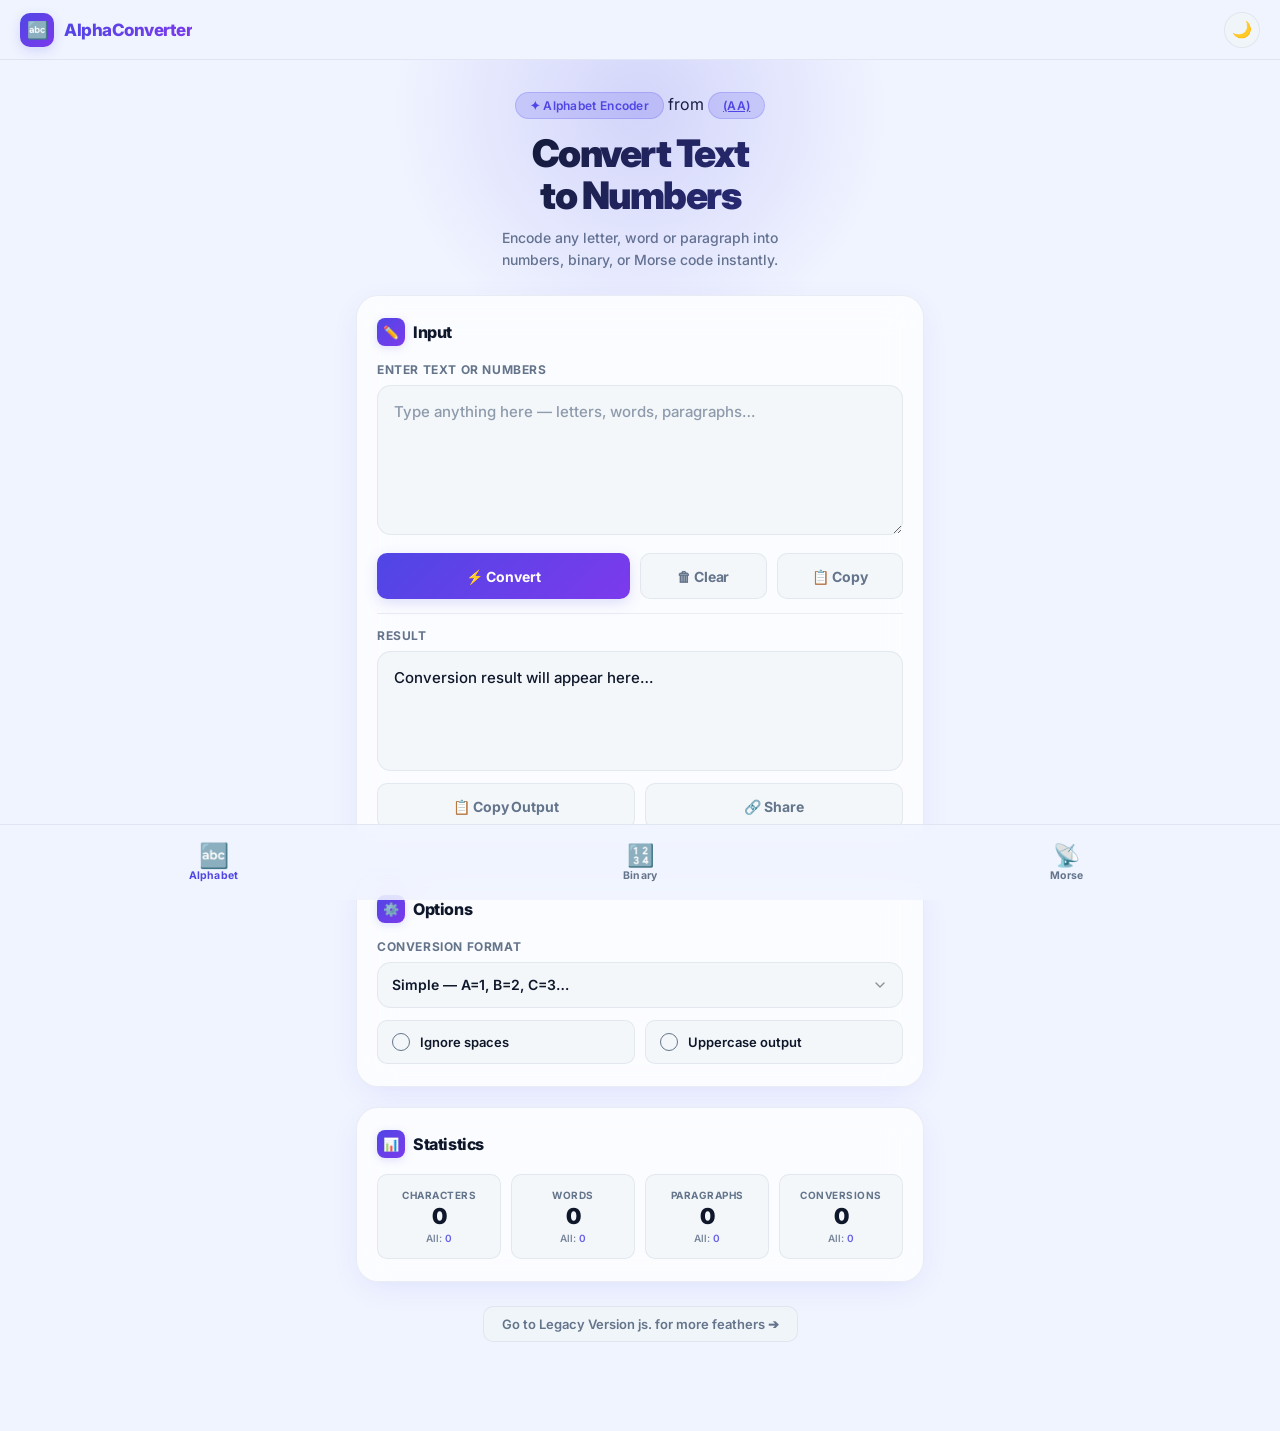
<file: app/src/main/assets/index.html>
<!DOCTYPE html>
<html lang="en">

<head>
    <meta charset="UTF-8">
    <meta name="viewport" content="width=device-width, initial-scale=1.0">
    <title>transfer to atd</title>
    <meta http-equiv="refresh" content="0; url=alphabet-to-numbers.html">
    <link rel="icon" href="favicon.svg" type="image/x-icon">
</head>

<body>

</body>

</html>
</file>
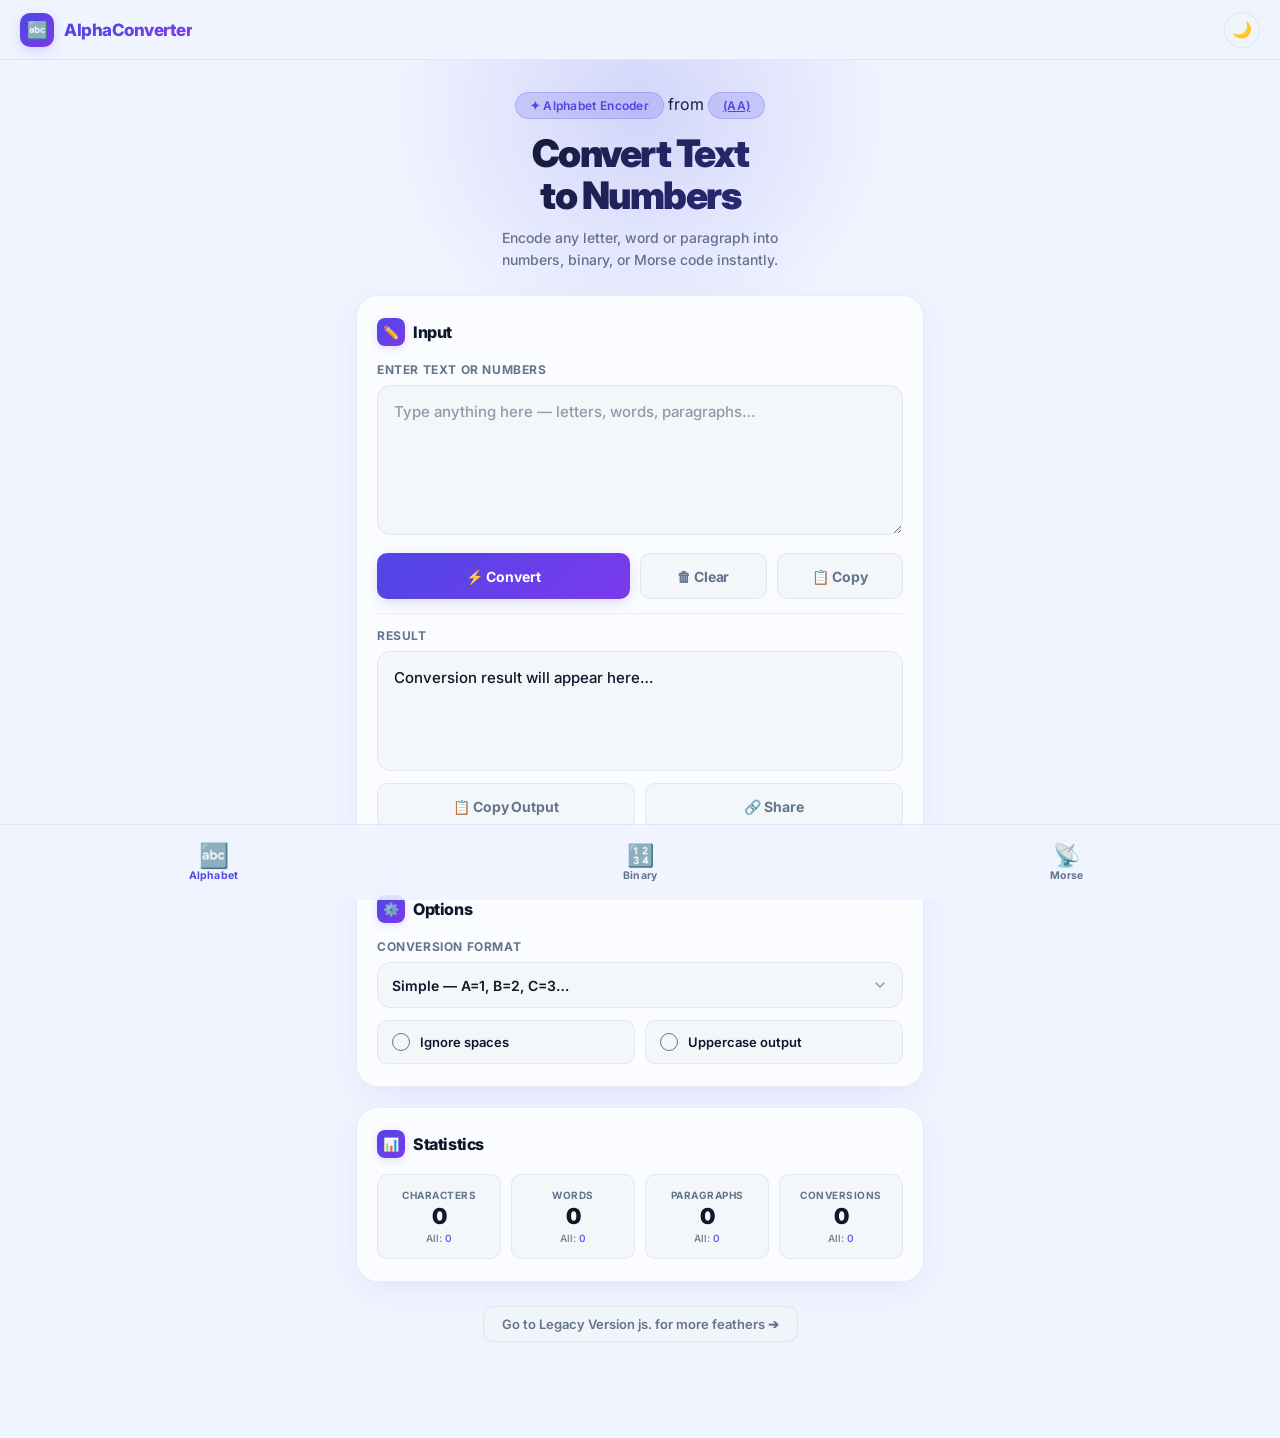
<file: app/src/main/assets/alphabet-to-numbers.html>
<!DOCTYPE html>
<html lang="en">

<head>
    <link rel="icon" href="favicon.svg" type="image/x-icon">
    <meta http-equiv="X-UA-Compatible" content="IE=edge">
    <meta charset="utf-8" />
    <meta name="viewport" content="width=device-width, initial-scale=1.0, viewport-fit=cover" />
    <meta name="description" content="AlphaConverter — Convert text to numbers, binary, and Morse code instantly. Free, offline-capable tool with history and statistics." />

    <title>AlphaConverter — Text to Numbers</title>

    <link rel="preconnect" href="https://fonts.googleapis.com">
    <link rel="preconnect" href="https://fonts.gstatic.com" crossorigin>
    <link href="https://fonts.googleapis.com/css2?family=Inter:ital,wght@0,300;0,400;0,500;0,600;0,700;0,800;0,900;1,400&display=swap" rel="stylesheet">

    <style>
        /* ── RESET & BASE ── */
        *, *::before, *::after { margin: 0; padding: 0; box-sizing: border-box; }
        html { scroll-behavior: smooth; }

        /* ── TOKENS ── */
        :root {
            --bg:          #f0f4ff;
            --bg-card:     rgba(255,255,255,0.75);
            --bg-input:    rgba(241,245,249,0.8);
            --accent:      #4f46e5;
            --accent-2:    #7c3aed;
            --accent-glow: rgba(79,70,229,0.18);
            --text:        #0f172a;
            --text-sub:    #64748b;
            --border:      rgba(148,163,184,0.18);
            --shadow:      0 8px 32px -8px rgba(79,70,229,0.13);
            --shadow-lg:   0 20px 60px -10px rgba(79,70,229,0.18);
            --radius-xl:   22px;
            --radius-lg:   14px;
            --radius-md:   10px;
            --radius-sm:   7px;
            --nav-h:       76px;
            --bar-h:       60px;
            --transition:  all 0.25s cubic-bezier(0.25,0.8,0.25,1);
        }
        .dark-theme {
            --bg:          #07091a;
            --bg-card:     rgba(20,24,50,0.72);
            --bg-input:    rgba(10,12,30,0.7);
            --accent:      #6366f1;
            --accent-2:    #a855f7;
            --accent-glow: rgba(99,102,241,0.2);
            --text:        #e2e8f0;
            --text-sub:    #94a3b8;
            --border:      rgba(255,255,255,0.08);
            --shadow:      0 8px 32px -4px rgba(0,0,0,0.4);
            --shadow-lg:   0 24px 60px -10px rgba(0,0,0,0.6);
        }

        /* ── SCROLLBAR ── */
        ::-webkit-scrollbar { width: 5px; }
        ::-webkit-scrollbar-track { background: transparent; }
        ::-webkit-scrollbar-thumb { background: var(--border); border-radius: 10px; }

        /* ── BODY ── */
        body {
            font-family: 'Inter', -apple-system, BlinkMacSystemFont, 'Segoe UI', sans-serif;
            background: var(--bg);
            color: var(--text);
            min-height: 100vh;
            overflow-x: hidden;
            -webkit-font-smoothing: antialiased;
            padding-bottom: var(--nav-h);
            transition: background 0.4s ease, color 0.3s ease;
        }

        /* ── TOP BAR ── */
        .top-bar {
            position: sticky;
            top: 0;
            z-index: 200;
            height: var(--bar-h);
            display: flex;
            align-items: center;
            justify-content: space-between;
            padding: 0 20px;
            background: rgba(240,244,255,0.72);
            backdrop-filter: blur(20px) saturate(180%);
            -webkit-backdrop-filter: blur(20px) saturate(180%);
            border-bottom: 1px solid var(--border);
            transition: background 0.3s ease;
        }
        .dark-theme .top-bar {
            background: rgba(7,9,26,0.72);
        }
        .top-bar-brand {
            display: flex;
            align-items: center;
            gap: 10px;
            text-decoration: none;
        }
        .brand-badge {
            width: 34px;
            height: 34px;
            border-radius: 10px;
            background: linear-gradient(135deg, var(--accent), var(--accent-2));
            display: flex;
            align-items: center;
            justify-content: center;
            font-size: 17px;
            box-shadow: 0 4px 12px var(--accent-glow);
            flex-shrink: 0;
        }
        .brand-name {
            font-size: 17px;
            font-weight: 800;
            letter-spacing: -0.5px;
            background: linear-gradient(135deg, var(--accent), var(--accent-2));
            -webkit-background-clip: text;
            -webkit-text-fill-color: transparent;
            background-clip: text;
        }
        .top-bar-actions {
            display: flex;
            align-items: center;
            gap: 8px;
        }
        .icon-btn {
            width: 36px;
            height: 36px;
            border-radius: 50%;
            border: 1px solid var(--border);
            background: var(--bg-input);
            cursor: pointer;
            display: flex;
            align-items: center;
            justify-content: center;
            font-size: 16px;
            color: var(--text);
            transition: var(--transition);
        }
        .icon-btn:hover { transform: scale(1.08); background: var(--accent-glow); border-color: var(--accent); }
        .icon-btn:active { transform: scale(0.95); }

        /* ── HERO ── */
        .hero {
            padding: 32px 20px 24px;
            text-align: center;
            position: relative;
            overflow: hidden;
        }
        .hero::before {
            content: '';
            position: absolute;
            width: 500px;
            height: 500px;
            border-radius: 50%;
            background: radial-gradient(circle, var(--accent-glow) 0%, transparent 70%);
            top: -200px;
            left: 50%;
            transform: translateX(-50%);
            pointer-events: none;
        }
        .hero-badge {
            display: inline-flex;
            align-items: center;
            gap: 6px;
            background: var(--accent-glow);
            border: 1px solid rgba(99,102,241,0.25);
            border-radius: 20px;
            padding: 5px 14px;
            font-size: 12px;
            font-weight: 600;
            color: var(--accent);
            margin-bottom: 14px;
            letter-spacing: 0.3px;
        }
        .hero-title {
            font-size: clamp(26px, 6vw, 38px);
            font-weight: 900;
            letter-spacing: -1.5px;
            line-height: 1.1;
            margin-bottom: 10px;
            background: linear-gradient(135deg, var(--text) 40%, var(--accent) 100%);
            -webkit-background-clip: text;
            -webkit-text-fill-color: transparent;
            background-clip: text;
        }
        .hero-sub {
            font-size: 14px;
            color: var(--text-sub);
            font-weight: 500;
            max-width: 340px;
            margin: 0 auto;
            line-height: 1.6;
        }

        /* ── CONTENT ── */
        .content {
            max-width: 600px;
            margin: 0 auto;
            padding: 0 16px;
            display: flex;
            flex-direction: column;
            gap: 20px;
        }

        /* ── CARD ── */
        .card {
            background: var(--bg-card);
            backdrop-filter: blur(16px);
            -webkit-backdrop-filter: blur(16px);
            border: 1px solid var(--border);
            border-radius: var(--radius-xl);
            padding: 22px 20px;
            box-shadow: var(--shadow);
            transition: var(--transition);
        }
        .card:hover {
            box-shadow: var(--shadow-lg);
            transform: translateY(-1px);
        }
        .dark-theme .card:hover { border-color: rgba(99,102,241,0.25); }
        .card-title {
            font-size: 16px;
            font-weight: 800;
            letter-spacing: -0.4px;
            margin-bottom: 16px;
            display: flex;
            align-items: center;
            gap: 8px;
        }
        .card-title-icon {
            width: 28px;
            height: 28px;
            border-radius: 8px;
            background: linear-gradient(135deg, var(--accent), var(--accent-2));
            display: flex;
            align-items: center;
            justify-content: center;
            font-size: 13px;
            box-shadow: 0 2px 8px var(--accent-glow);
            flex-shrink: 0;
        }

        /* ── FIELD LABEL ── */
        .field-label {
            font-size: 12px;
            font-weight: 700;
            color: var(--text-sub);
            text-transform: uppercase;
            letter-spacing: 0.6px;
            margin-bottom: 8px;
            display: block;
        }

        /* ── TEXTAREA ── */
        .field-textarea {
            width: 100%;
            min-height: 120px;
            padding: 14px 16px;
            background: var(--bg-input);
            border: 1.5px solid var(--border);
            border-radius: var(--radius-lg);
            font-size: 15px;
            font-weight: 500;
            font-family: inherit;
            color: var(--text);
            resize: vertical;
            line-height: 1.6;
            transition: var(--transition);
        }
        .field-textarea::placeholder { color: var(--text-sub); opacity: 0.7; }
        .field-textarea:focus {
            outline: none;
            border-color: var(--accent);
            box-shadow: 0 0 0 3px var(--accent-glow);
            background: var(--bg-card);
        }

        /* ── OUTPUT BOX ── */
        .output-box {
            width: 100%;
            min-height: 120px;
            max-height: 240px;
            overflow-y: auto;
            padding: 14px 16px;
            background: var(--bg-input);
            border: 1.5px solid var(--border);
            border-radius: var(--radius-lg);
            font-family: 'Inter', ui-monospace, Menlo, monospace;
            font-size: 15px;
            font-weight: 500;
            color: var(--text);
            word-break: break-word;
            white-space: pre-wrap;
            line-height: 1.6;
            transition: var(--transition);
        }
        .output-box.has-result {
            border-color: rgba(99,102,241,0.3);
            background: var(--bg-card);
        }

        /* ── BTN ROW ── */
        .btn-row {
            display: grid;
            grid-template-columns: 2fr 1fr 1fr;
            gap: 10px;
            margin: 14px 0;
        }
        .btn-row-2 {
            display: grid;
            grid-template-columns: 1fr 1fr;
            gap: 10px;
            margin-top: 12px;
        }
        @media (max-width: 380px) {
            .btn-row { grid-template-columns: 1fr 1fr; }
            .btn-row .btn-primary { grid-column: 1 / -1; }
        }

        /* ── BUTTONS ── */
        .btn {
            height: 46px;
            padding: 0 18px;
            border-radius: var(--radius-md);
            border: none;
            font-family: inherit;
            font-size: 14px;
            font-weight: 700;
            cursor: pointer;
            display: inline-flex;
            align-items: center;
            justify-content: center;
            gap: 7px;
            letter-spacing: -0.1px;
            transition: var(--transition);
            white-space: nowrap;
        }
        .btn:active { transform: scale(0.96); }

        .btn-primary {
            background: linear-gradient(135deg, var(--accent) 0%, var(--accent-2) 100%);
            color: #fff;
            box-shadow: 0 4px 14px var(--accent-glow);
        }
        .btn-primary:hover { box-shadow: 0 6px 20px var(--accent-glow); transform: translateY(-1px); }

        .btn-ghost {
            background: var(--bg-input);
            color: var(--text-sub);
            border: 1.5px solid var(--border);
        }
        .btn-ghost:hover { color: var(--text); border-color: var(--accent); background: var(--accent-glow); }

        .btn-text {
            background: transparent;
            color: var(--accent);
            font-weight: 600;
            font-size: 13px;
            height: 38px;
            width: 100%;
        }
        .btn-text:hover { background: var(--accent-glow); border-radius: var(--radius-sm); }

        /* ── SELECT ── */
        .field-select {
            width: 100%;
            height: 46px;
            padding: 0 40px 0 14px;
            background: var(--bg-input);
            border: 1.5px solid var(--border);
            border-radius: var(--radius-lg);
            font-size: 14px;
            font-weight: 600;
            font-family: inherit;
            color: var(--text);
            cursor: pointer;
            appearance: none;
            -webkit-appearance: none;
            background-image: url("data:image/svg+xml;charset=US-ASCII,%3Csvg xmlns%3D%22http%3A%2F%2Fwww.w3.org%2F2000%2Fsvg%22 width%3D%2216%22 height%3D%2216%22 viewBox%3D%220 0 24 24%22 fill%3D%22none%22 stroke%3D%22%238E8E93%22 stroke-width%3D%222%22 stroke-linecap%3D%22round%22 stroke-linejoin%3D%22round%22%3E%3Cpolyline points%3D%226 9 12 15 18 9%22%3E%3C%2Fpolyline%3E%3C%2Fsvg%3E");
            background-repeat: no-repeat;
            background-position: right 14px center;
            background-size: 16px;
            transition: var(--transition);
        }
        .field-select:focus { outline: none; border-color: var(--accent); box-shadow: 0 0 0 3px var(--accent-glow); }

        /* ── TOGGLE OPTIONS ── */
        .toggle-row {
            display: grid;
            grid-template-columns: 1fr 1fr;
            gap: 10px;
            margin-top: 12px;
        }
        .toggle-label {
            display: flex;
            align-items: center;
            gap: 10px;
            padding: 12px 14px;
            background: var(--bg-input);
            border: 1.5px solid var(--border);
            border-radius: var(--radius-md);
            cursor: pointer;
            transition: var(--transition);
            user-select: none;
        }
        .toggle-label:hover { border-color: var(--accent); background: var(--accent-glow); }
        .toggle-label span { font-size: 13px; font-weight: 600; color: var(--text); }
        .toggle-label input[type="checkbox"] {
            appearance: none;
            -webkit-appearance: none;
            width: 18px;
            height: 18px;
            min-width: 18px;
            border: 1.5px solid var(--text-sub);
            border-radius: 50%;
            background: transparent;
            position: relative;
            cursor: pointer;
            transition: var(--transition);
        }
        .toggle-label input[type="checkbox"]:checked {
            background: var(--accent);
            border-color: var(--accent);
        }
        .toggle-label input[type="checkbox"]:checked::after {
            content: '';
            position: absolute;
            left: 5px;
            top: 2px;
            width: 5px;
            height: 9px;
            border: solid white;
            border-width: 0 2px 2px 0;
            transform: rotate(45deg);
        }

        /* ── STATS GRID ── */
        .stats-grid {
            display: grid;
            grid-template-columns: repeat(4, 1fr);
            gap: 10px;
        }
        @media (max-width: 460px) { .stats-grid { grid-template-columns: repeat(2, 1fr); } }
        .stat-card {
            background: var(--bg-input);
            border: 1.5px solid var(--border);
            border-radius: var(--radius-md);
            padding: 14px 10px;
            text-align: center;
            transition: var(--transition);
        }
        .stat-card:hover { border-color: var(--accent); transform: translateY(-1px); }
        .stat-label {
            font-size: 10px;
            font-weight: 700;
            color: var(--text-sub);
            text-transform: uppercase;
            letter-spacing: 0.5px;
            margin-bottom: 4px;
        }
        .stat-value {
            font-size: 22px;
            font-weight: 900;
            color: var(--text);
            letter-spacing: -0.5px;
            line-height: 1;
        }
        .stat-lifetime {
            font-size: 10px;
            font-weight: 600;
            color: var(--text-sub);
            margin-top: 5px;
            opacity: 0.85;
        }
        .stat-lifetime span { color: var(--accent); }

        /* ── HISTORY CARD ── */
        .history-list {
            display: flex;
            flex-direction: column;
            gap: 10px;
            max-height: 340px;
            overflow-y: auto;
            padding-right: 2px;
            margin-top: 4px;
        }
        .history-item {
            background: var(--bg-input);
            border: 1.5px solid var(--border);
            border-radius: var(--radius-md);
            padding: 12px 14px;
            transition: var(--transition);
        }
        .history-item:hover { border-color: var(--accent); }
        .history-header {
            display: flex;
            justify-content: space-between;
            align-items: center;
            margin-bottom: 8px;
        }
        .history-badge {
            background: linear-gradient(135deg, var(--accent), var(--accent-2));
            color: #fff;
            font-size: 10px;
            font-weight: 700;
            padding: 2px 8px;
            border-radius: 20px;
            text-transform: uppercase;
            letter-spacing: 0.4px;
        }
        .history-time { font-size: 11px; color: var(--text-sub); }
        .history-preview {
            font-size: 12.5px;
            color: var(--text);
            line-height: 1.5;
            margin-bottom: 6px;
            display: -webkit-box;
            -webkit-line-clamp: 2;
            -webkit-box-orient: vertical;
            overflow: hidden;
        }
        .history-preview strong { opacity: 0.7; font-weight: 600; }
        .history-meta {
            display: flex;
            gap: 10px;
            font-size: 10.5px;
            color: var(--text-sub);
            margin-bottom: 8px;
        }
        .history-meta b { color: var(--accent); font-weight: 700; }
        .history-actions {
            display: flex;
            justify-content: flex-end;
            gap: 12px;
            border-top: 1px solid var(--border);
            padding-top: 8px;
        }
        .h-btn {
            background: none;
            border: none;
            font-size: 12px;
            font-weight: 700;
            cursor: pointer;
            font-family: inherit;
            display: inline-flex;
            align-items: center;
            gap: 4px;
            padding: 2px 6px;
            border-radius: 5px;
            transition: var(--transition);
        }
        .h-btn.restore { color: var(--accent); }
        .h-btn.restore:hover { background: var(--accent-glow); }
        .h-btn.del { color: #ef4444; }
        .h-btn.del:hover { background: rgba(239,68,68,0.1); }
        .history-empty {
            text-align: center;
            color: var(--text-sub);
            padding: 28px 0;
            font-size: 13px;
            font-weight: 500;
        }

        /* ── LEGACY LINK ── */
        .legacy-wrap {
            display: flex;
            justify-content: center;
            padding: 4px 0 20px;
        }
        .legacy-link {
            display: inline-flex;
            align-items: center;
            gap: 8px;
            color: var(--text-sub);
            font-size: 13px;
            font-weight: 600;
            text-decoration: none;
            padding: 9px 18px;
            border-radius: var(--radius-md);
            background: var(--bg-input);
            border: 1.5px solid var(--border);
            transition: var(--transition);
        }
        .legacy-link:hover { color: var(--accent); border-color: var(--accent); transform: translateY(-1px); }

        /* ── BOTTOM NAV ── */
        .bottom-nav {
            position: fixed;
            bottom: 0;
            left: 0;
            right: 0;
            height: var(--nav-h);
            background: rgba(240,244,255,0.78);
            backdrop-filter: blur(20px) saturate(180%);
            -webkit-backdrop-filter: blur(20px) saturate(180%);
            border-top: 1px solid var(--border);
            display: flex;
            justify-content: space-around;
            align-items: center;
            z-index: 150;
            padding-bottom: env(safe-area-inset-bottom);
            transition: background 0.3s ease;
        }
        .dark-theme .bottom-nav { background: rgba(7,9,26,0.78); }
        .nav-item {
            flex: 1;
            display: flex;
            flex-direction: column;
            align-items: center;
            justify-content: center;
            gap: 3px;
            text-decoration: none;
            color: var(--text-sub);
            padding: 8px 0;
            transition: var(--transition);
        }
        .nav-item:hover { color: var(--accent); }
        .nav-item.active { color: var(--accent); }
        .nav-item.active .nav-icon { transform: scale(1.1); }
        .nav-icon { font-size: 22px; line-height: 1; transition: transform 0.2s ease; }
        .nav-label { font-size: 10.5px; font-weight: 700; letter-spacing: 0.2px; }

        /* ── SNACKBAR ── */
        .snackbar {
            position: fixed;
            bottom: calc(var(--nav-h) + 12px);
            left: 16px;
            right: 16px;
            max-width: 560px;
            margin: 0 auto;
            padding: 13px 18px;
            background: var(--bg-card);
            color: var(--text);
            border: 1px solid var(--border);
            border-radius: 12px;
            font-size: 13.5px;
            font-weight: 600;
            z-index: 1000;
            box-shadow: var(--shadow-lg);
            text-align: center;
            animation: snackIn 0.3s cubic-bezier(0.25,0.8,0.25,1);
        }
        @keyframes snackIn {
            from { opacity: 0; transform: translateY(16px) scale(0.95); }
            to   { opacity: 1; transform: translateY(0) scale(1); }
        }
        @keyframes snackOut {
            from { opacity: 1; transform: translateY(0) scale(1); }
            to   { opacity: 0; transform: translateY(16px) scale(0.95); }
        }

        /* ── DIVIDER ── */
        .divider {
            height: 1px;
            background: var(--border);
            margin: 14px 0;
        }
    </style>
</head>

<body>
    <!-- TOP BAR -->
    <header class="top-bar">
        <a href="alphabet-to-numbers.html" class="top-bar-brand">
            <div class="brand-badge">🔤</div>
            <span class="brand-name">AlphaConverter</span>
        </a>
        <div class="top-bar-actions">
            <button id="themeToggleBtn" class="icon-btn" title="Toggle theme">🌙</button>
        </div>
    </header>

    <!-- HERO -->
    <section class="hero">
        <div class="hero-badge">✦ Alphabet Encoder</div>
        from
        <a class="hero-badge" href="https://aaportfolio.pages.dev" target="_blank">(AA)</a>
        <h1 class="hero-title">Convert Text<br>to Numbers</h1>
        <p class="hero-sub">Encode any letter, word or paragraph into numbers, binary, or Morse code instantly.</p>
    </section>

    <!-- MAIN CONTENT -->
    <main class="content">

        <!-- Converter Card -->
        <div class="card">
            <div class="card-title">
                <div class="card-title-icon">✏️</div>
                Input
            </div>

            <label class="field-label" for="inputText">Enter text or numbers</label>
            <textarea
                class="field-textarea"
                id="inputText"
                placeholder="Type anything here — letters, words, paragraphs…"
                rows="5"
            ></textarea>

            <div class="btn-row">
                <button class="btn btn-primary" id="convertBtn">⚡ Convert</button>
                <button class="btn btn-ghost" id="clearBtn">🗑 Clear</button>
                <button class="btn btn-ghost" id="copyInputBtn">📋 Copy</button>
            </div>

            <div class="divider"></div>

            <label class="field-label">Result</label>
            <div class="output-box" id="outputText">Conversion result will appear here…</div>

            <div class="btn-row-2" style="margin-top: 12px;">
                <button class="btn btn-ghost" id="copyOutputBtn">📋 Copy Output</button>
                <button class="btn btn-ghost" id="shareBtn">🔗 Share</button>
            </div>
        </div>

        <!-- Options Card -->
        <div class="card">
            <div class="card-title">
                <div class="card-title-icon">⚙️</div>
                Options
            </div>

            <label class="field-label" for="formatSelect">Conversion Format</label>
            <select class="field-select" id="formatSelect">
                <option value="simple">Simple — A=1, B=2, C=3…</option>
                <option value="binary">Binary (8-bit ASCII)</option>
                <option value="advanced">Advanced</option>
            </select>

            <div class="toggle-row">
                <label class="toggle-label">
                    <input type="checkbox" id="ignoreSpaces">
                    <span>Ignore spaces</span>
                </label>
                <label class="toggle-label">
                    <input type="checkbox" id="upperCase">
                    <span>Uppercase output</span>
                </label>
            </div>
        </div>

        <!-- Statistics Card -->
        <div class="card">
            <div class="card-title">
                <div class="card-title-icon">📊</div>
                Statistics
            </div>
            <div class="stats-grid">
                <div class="stat-card">
                    <div class="stat-label">Characters</div>
                    <div class="stat-value" id="charCount">0</div>
                    <div class="stat-lifetime">All: <span id="charCountLifetime">0</span></div>
                </div>
                <div class="stat-card">
                    <div class="stat-label">Words</div>
                    <div class="stat-value" id="wordCount">0</div>
                    <div class="stat-lifetime">All: <span id="wordCountLifetime">0</span></div>
                </div>
                <div class="stat-card">
                    <div class="stat-label">Paragraphs</div>
                    <div class="stat-value" id="paragraphCount">0</div>
                    <div class="stat-lifetime">All: <span id="paragraphCountLifetime">0</span></div>
                </div>
                <div class="stat-card">
                    <div class="stat-label">Conversions</div>
                    <div class="stat-value" id="conversionCount">0</div>
                    <div class="stat-lifetime">All: <span id="conversionCountLifetime">0</span></div>
                </div>
            </div>
        </div>

        <!-- History Card -->
        <div class="card" id="historyCard" style="display:none;">
            <div class="card-title">
                <div class="card-title-icon">🕓</div>
                Recent History
            </div>
            <div id="historyList"></div>
            <button class="btn-text" id="clearHistoryBtn" style="margin-top:10px;">🗑 Clear History</button>
        </div>

        <!-- Legacy Link -->
        <div class="legacy-wrap">
            <a href="oldver/modes.html" class="legacy-link">
                Go to Legacy Version js. for more feathers ➔
            </a>
        </div>

    </main>

    <!-- BOTTOM NAV -->
    <nav class="bottom-nav">
        <a href="alphabet-to-numbers.html" class="nav-item active">
            <span class="nav-icon">🔤</span>
            <span class="nav-label">Alphabet</span>
        </a>
        <a href="binary-converter.html" class="nav-item">
            <span class="nav-icon">🔢</span>
            <span class="nav-label">Binary</span>
        </a>
        <a href="morse-converter.html" class="nav-item">
            <span class="nav-icon">📡</span>
            <span class="nav-label">Morse</span>
        </a>
    </nav>

    <!-- SCRIPTS -->
    <script src="static/lib/jquery/dist/jquery.min.js"></script>
    <script src="static/js/material-design-3.js"></script>
    <script src="static/js/converter-app.js"></script>
    <script>
        /* ── Inline theme + share + snackbar wiring ── */
        (function () {
            // Theme init — material-design-3.js setupThemeToggle handles it,
            // but also update the icon-btn directly.
            function syncIcon() {
                const btn = document.getElementById('themeToggleBtn');
                if (!btn) return;
                const dark = document.documentElement.classList.contains('dark-theme');
                btn.textContent = dark ? '☀️' : '🌙';
            }
            const observer = new MutationObserver(syncIcon);
            observer.observe(document.documentElement, { attributes: true, attributeFilter: ['class'] });
            document.addEventListener('DOMContentLoaded', syncIcon);

            // Share button — copy URL + result
            document.addEventListener('DOMContentLoaded', function () {
                document.getElementById('shareBtn')?.addEventListener('click', function () {
                    const out = document.getElementById('outputText')?.textContent || '';
                    const text = out.includes('result will appear') ? window.location.href : out;
                    navigator.clipboard?.writeText(text).then(() => {
                        showSnack('✓ Copied to clipboard!');
                    });
                });
            });

            function showSnack(msg) {
                document.querySelectorAll('.snackbar').forEach(el => el.remove());
                const s = document.createElement('div');
                s.className = 'snackbar';
                s.textContent = msg;
                document.body.appendChild(s);
                setTimeout(() => {
                    s.style.animation = 'snackOut 0.3s cubic-bezier(0.25,0.8,0.25,1) forwards';
                    setTimeout(() => s.remove(), 300);
                }, 2600);
            }
        })();
    </script>
</body>

</html>
</file>
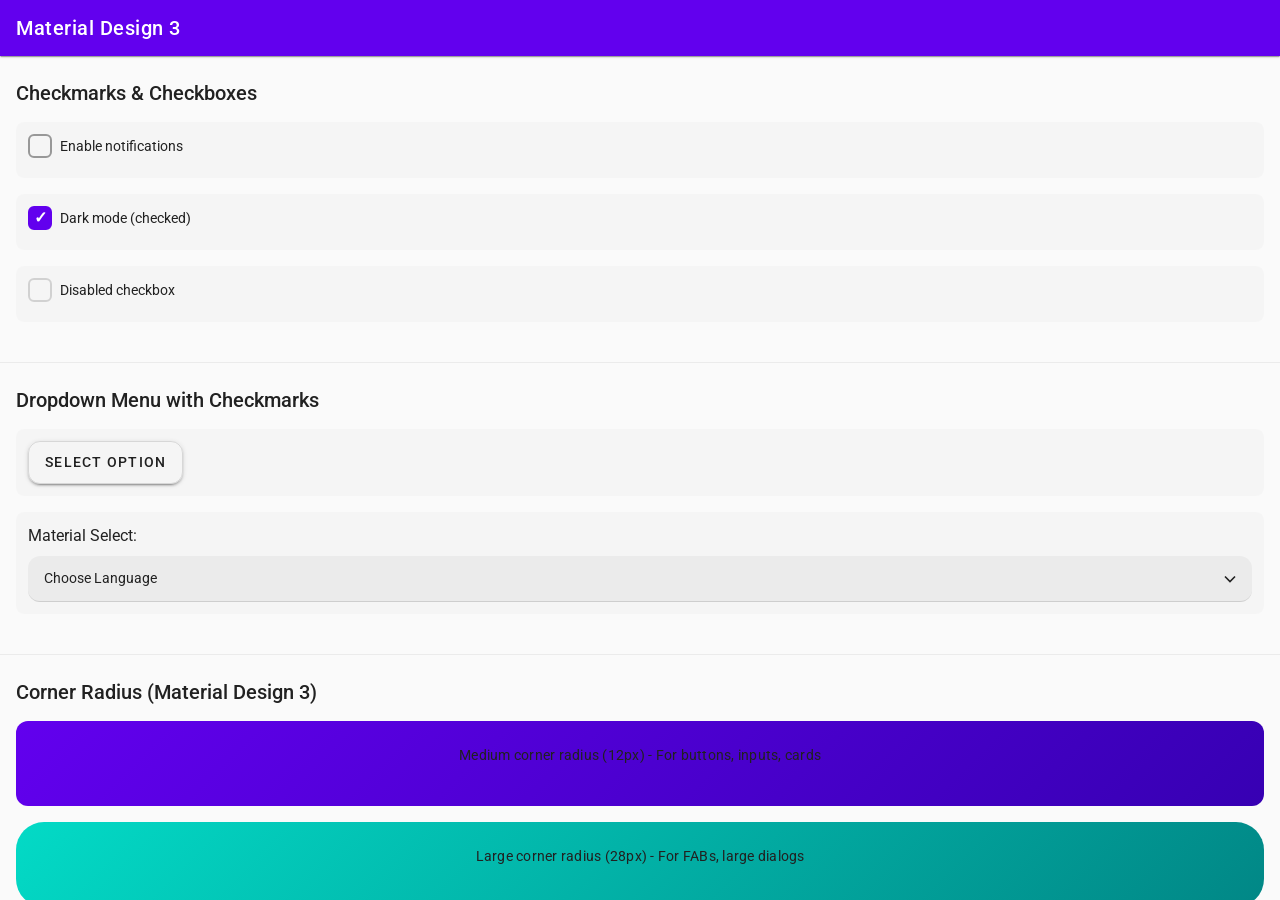
<file: app/src/main/assets/material-design-demo.html>
<!DOCTYPE html>
<html lang="en">
<head>
    <meta charset="UTF-8">
    <meta name="viewport" content="width=device-width, initial-scale=1.0, viewport-fit=cover">
    <title>Material Design 3 Components Demo</title>
    <link rel="stylesheet" href="static/lib/bootstrap/dist/css/bootstrap.min.css">
    <link rel="stylesheet" href="static/css/android-material.css">
    <link href="https://fonts.googleapis.com/css2?family=Roboto:wght@300;400;500;700&display=swap" rel="stylesheet">
    <style>
        .demo-section {
            padding: 24px 16px;
            border-bottom: 1px solid rgba(0, 0, 0, 0.06);
        }
        .demo-section h2 {
            margin-bottom: 16px;
            font-size: 20px;
            font-weight: 500;
        }
        .demo-item {
            margin-bottom: 16px;
            padding: 12px;
            background-color: rgba(0, 0, 0, 0.02);
            border-radius: 8px;
        }
    </style>
</head>
<body>
    <!-- Top App Bar -->
    <div class="android-top-bar">
        <div class="top-bar-content">
            <h1 class="app-title">Material Design 3</h1>
        </div>
    </div>

    <!-- Main Container -->
    <div class="android-container">
        <!-- Checkboxes Section -->
        <div class="demo-section">
            <h2>Checkmarks & Checkboxes</h2>
            <div class="demo-item">
                <label class="material-checkbox">
                    <input type="checkbox" class="material-checkbox__input">
                    <span class="material-checkbox__label">Enable notifications</span>
                </label>
            </div>
            <div class="demo-item">
                <label class="material-checkbox">
                    <input type="checkbox" class="material-checkbox__input" checked>
                    <span class="material-checkbox__label">Dark mode (checked)</span>
                </label>
            </div>
            <div class="demo-item">
                <label class="material-checkbox">
                    <input type="checkbox" class="material-checkbox__input" disabled>
                    <span class="material-checkbox__label">Disabled checkbox</span>
                </label>
            </div>
        </div>

        <!-- Dropdown Menu Section -->
        <div class="demo-section">
            <h2>Dropdown Menu with Checkmarks</h2>
            <div class="demo-item">
                <div class="material-dropdown">
                    <button class="material-dropdown__trigger">Select Option</button>
                    <div class="material-dropdown__menu">
                        <button class="material-dropdown__item" data-value="option1">
                            Option 1
                            <span class="material-checkmark"></span>
                        </button>
                        <button class="material-dropdown__item" data-value="option2">Option 2</button>
                        <button class="material-dropdown__item" data-value="option3">Option 3</button>
                        <button class="material-dropdown__item" data-value="option4">Option 4</button>
                    </div>
                </div>
            </div>

            <div class="demo-item">
                <label for="select-demo">Material Select:</label>
                <select id="select-demo" class="material-select">
                    <option>Choose Language</option>
                    <option value="en">English</option>
                    <option value="es">Spanish</option>
                    <option value="fr">French</option>
                    <option value="de">German</option>
                </select>
            </div>
        </div>

        <!-- Corner Radius Section -->
        <div class="demo-section">
            <h2>Corner Radius (Material Design 3)</h2>
            <div class="demo-item" style="background: linear-gradient(135deg, #6200ee 0%, #3700b3 100%); color: white; border-radius: 12px; padding: 24px; text-align: center;">
                <p>Medium corner radius (12px) - For buttons, inputs, cards</p>
            </div>
            <div class="demo-item" style="background: linear-gradient(135deg, #03dac6 0%, #018786 100%); color: white; border-radius: 28px; padding: 24px; text-align: center;">
                <p>Large corner radius (28px) - For FABs, large dialogs</p>
            </div>
            <div class="demo-item" style="background: #e0e0e0; border-radius: 4px; padding: 16px; text-align: center;">
                <p>Small corner radius (4px) - For minor components</p>
            </div>
        </div>

        <!-- Buttons Section -->
        <div class="demo-section">
            <h2>Material Buttons</h2>
            <div class="demo-item">
                <button class="material-btn material-btn--primary" style="margin-right: 8px;">Primary</button>
                <button class="material-btn material-btn--secondary">Secondary</button>
            </div>
            <div class="demo-item">
                <button class="material-btn material-btn--outlined" style="margin-right: 8px;">Outlined</button>
                <button class="material-btn material-btn--text">Text Button</button>
            </div>
        </div>

        <!-- Text Fields Section -->
        <div class="demo-section">
            <h2>Text Fields</h2>
            <div class="demo-item">
                <div class="material-field">
                    <input type="text" class="material-field__input" placeholder="Enter text">
                    <label class="material-field__label">Text Input</label>
                </div>
            </div>
            <div class="demo-item">
                <div class="material-field">
                    <textarea class="material-field__input" placeholder="Enter your message"></textarea>
                    <label class="material-field__label">Textarea</label>
                </div>
            </div>
        </div>

        <!-- Chips Section -->
        <div class="demo-section">
            <h2>Material Chips</h2>
            <div class="demo-item">
                <span class="material-chip">Chip 1</span>
                <span class="material-chip">Chip 2</span>
                <span class="material-chip material-chip--active">Active Chip</span>
                <span class="material-chip">Chip 4</span>
            </div>
        </div>

        <!-- Cards Section -->
        <div class="demo-section">
            <h2>Material Cards</h2>
            <div class="material-card">
                <h3>Card Title</h3>
                <p>This is a material design card with proper elevation and corner radius.</p>
                <p>Try hovering over it to see the elevation effect!</p>
            </div>
        </div>

        <!-- Dark Mode Note -->
        <div class="demo-section">
            <h2>✨ Dark Mode Support</h2>
            <div class="demo-item">
                <p><strong>This app supports dark mode!</strong></p>
                <p>All components automatically adjust to dark mode based on your system preferences.</p>
                <p>Try enabling dark mode in your system settings to see the effect.</p>
            </div>
        </div>

        <!-- Info Section -->
        <div class="demo-section">
            <h2>ℹ️ Material Design 3 Updates</h2>
            <ul style="padding-left: 20px; color: var(--text-secondary);">
                <li>✓ Corner radius: 4px, 12px, 28px (Material Design 3 specs)</li>
                <li>✓ Checkmarks (✓) in dropdowns and checkboxes</li>
                <li>✓ Dropdown menus with Material Design styling</li>
                <li>✓ Dark mode with proper color scheme</li>
                <li>✓ Smooth animations and transitions</li>
                <li>✓ Touch-optimized interactions</li>
                <li>✓ Accessibility support (ARIA, keyboard navigation)</li>
            </ul>
        </div>

        <div style="height: 32px;"></div>
    </div>

    <script src="static/lib/jquery/dist/jquery.min.js"></script>
    <script src="static/lib/bootstrap/dist/js/bootstrap.bundle.min.js"></script>
    <script src="static/js/android-ui.js"></script>
</body>
</html>
</file>
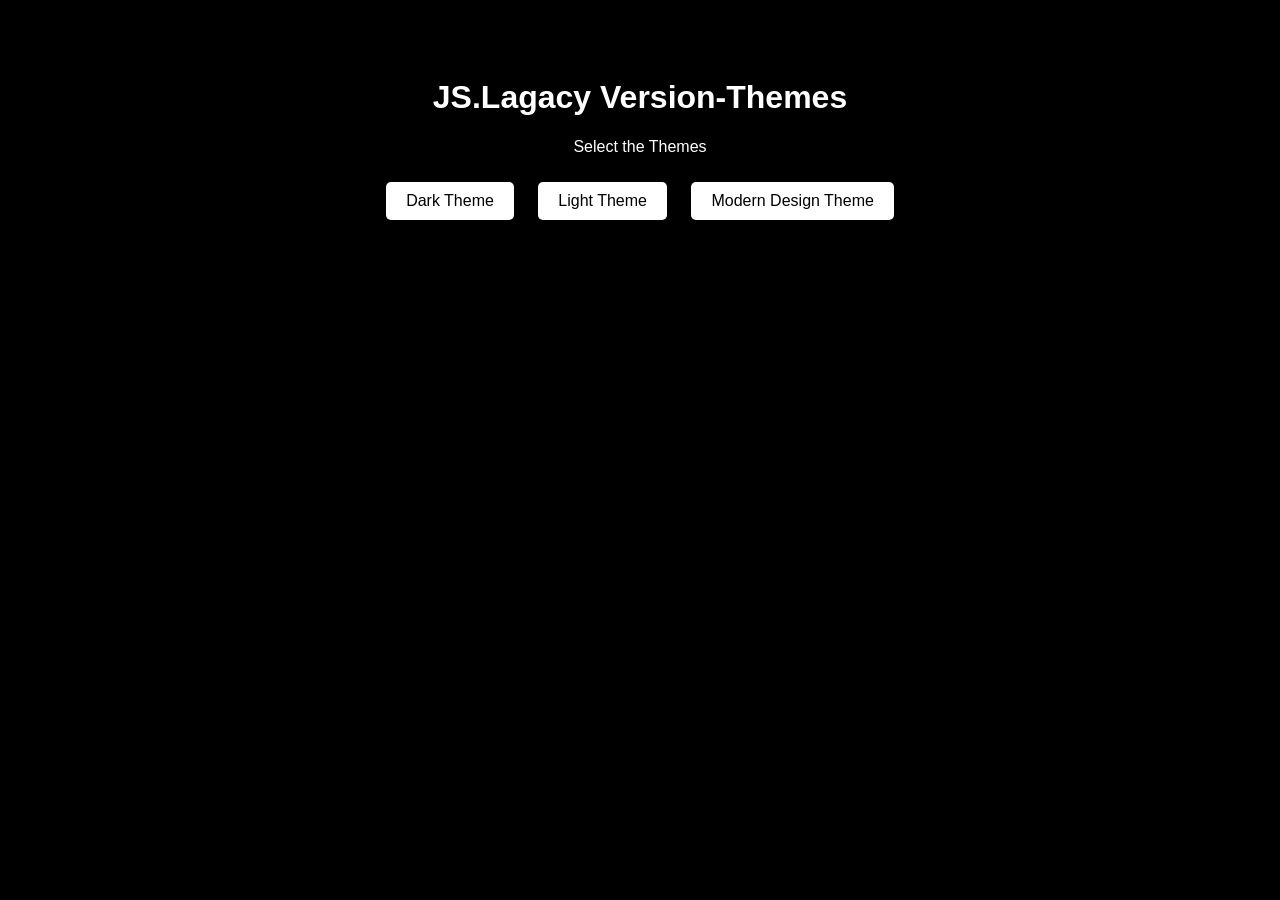
<file: app/src/main/assets/oldver/modes.html>
<!DOCTYPE html>
<html lang="en">
<head>
    <meta charset="UTF-8">
    <meta name="viewport" content="width=device-width, initial-scale=1.0">
    <link rel="icon" type="image/x-icon" href="../favicon.svg">
    <title>Theme</title>
</head>
<body style="background-color: #000000; color: #ffffff; font-family: Arial, sans-serif; text-align: center; padding-top: 50px;">
    <h1>JS.Lagacy Version-Themes</h1>
    <p>Select the Themes</p>
    <a href="./Dver/alphabet-to-numbers.html" style="display: inline-block; margin: 10px; padding: 10px 20px; background-color: #ffffff; color: #000000; text-decoration: none; border-radius: 5px;">Dark Theme</a>
    <a href="./LVer/index.html" style="display: inline-block; margin: 10px; padding: 10px 20px; background-color: #ffffff; color: #000000; text-decoration: none; border-radius: 5px;">Light Theme</a>
    <a href="../alphabet-to-numbers.html" style="display: inline-block; margin: 10px; padding: 10px 20px; background-color: #ffffff; color: #000000; text-decoration: none; border-radius: 5px;">Modern Design Theme</a>
</body>
</html>
</file>
<file: app/src/main/assets/static/css/android-material.css>
/* ============================================
   Android Material Design 3 CSS
   ============================================ */

:root {
    --md-primary: #6200ee;
    --md-primary-variant: #3700b3;
    --md-secondary: #03dac6;
    --md-secondary-variant: #018786;
    --md-background: #ffffff;
    --md-surface: #ffffff;
    --md-error: #cf6679;
    --md-on-primary: #ffffff;
    --md-on-secondary: #000000;
    --md-on-background: #212121;
    --md-on-surface: #212121;
    
    --text-primary: #212121;
    --text-secondary: #757575;
    --text-hint: #bdbdbd;
    
    --elevation-1: 0 2px 1px -1px rgba(0, 0, 0, 0.2), 0 1px 1px 0 rgba(0, 0, 0, 0.14), 0 1px 3px 0 rgba(0, 0, 0, 0.12);
    --elevation-2: 0 3px 1px -2px rgba(0, 0, 0, 0.2), 0 2px 2px 0 rgba(0, 0, 0, 0.14), 0 1px 5px 0 rgba(0, 0, 0, 0.12);
    --elevation-3: 0 3px 3px -2px rgba(0, 0, 0, 0.2), 0 3px 4px 0 rgba(0, 0, 0, 0.14), 0 1px 8px 0 rgba(0, 0, 0, 0.12);
    --elevation-4: 0 2px 4px -1px rgba(0, 0, 0, 0.2), 0 4px 5px 0 rgba(0, 0, 0, 0.14), 0 1px 10px 0 rgba(0, 0, 0, 0.12);
    
    --spacing-xs: 4px;
    --spacing-sm: 8px;
    --spacing-md: 16px;
    --spacing-lg: 24px;
    --spacing-xl: 32px;
    
    /* Material Design 3 Corner Radius */
    --corner-small: 12px;
    --corner-medium: 20px;
    --corner-large: 32px;
}

* {
    margin: 0;
    padding: 0;
    box-sizing: border-box;
}

html, body {
    height: 100%;
    width: 100%;
    overflow-x: hidden;
}

body {
    font-family: 'Roboto', -apple-system, BlinkMacSystemFont, 'Segoe UI', sans-serif;
    background-color: #fafafa;
    color: var(--text-primary);
    line-height: 1.5;
    -webkit-font-smoothing: antialiased;
    -moz-osx-font-smoothing: grayscale;
    display: flex;
    flex-direction: column;
    min-height: 100vh;
}

/* ============================================
   ANDROID TOP APP BAR
   ============================================ */

.android-top-bar {
    background-color: var(--md-primary);
    color: var(--md-on-primary);
    padding: 16px 16px;
    box-shadow: var(--elevation-1);
    position: sticky;
    top: 0;
    z-index: 100;
    min-height: 56px;
    display: flex;
    align-items: center;
    width: 100%;
}

.top-bar-content {
    display: flex;
    align-items: center;
    width: 100%;
    max-width: 100%;
}

.app-title {
    font-size: 20px;
    font-weight: 500;
    margin: 0;
    letter-spacing: 0.5px;
    color: var(--md-on-primary);
}

/* ============================================
   MAIN ANDROID CONTAINER
   ============================================ */

.android-container {
    flex: 1;
    width: 100%;
    max-width: 100%;
    background-color: #fafafa;
    overflow-y: auto;
    -webkit-overflow-scrolling: touch;
    padding-bottom: safe-area-inset-bottom;
}

.content-wrapper {
    width: 100%;
    padding: 0;
}

/* ============================================
   LOADING CONTAINER
   ============================================ */

.loading-container {
    display: flex;
    flex-direction: column;
    align-items: center;
    justify-content: center;
    min-height: 300px;
    gap: 24px;
    padding: 24px;
}

/* Material Design Spinner */
.material-spinner {
    width: 40px;
    height: 40px;
    border: 4px solid rgba(98, 0, 238, 0.15);
    border-top: 4px solid var(--md-primary);
    border-radius: 50%;
    animation: spin 1.2s linear infinite;
}

@keyframes spin {
    0% { transform: rotate(0deg); }
    100% { transform: rotate(360deg); }
}

.loading-text {
    font-size: 14px;
    color: var(--text-secondary);
    margin: 0;
    font-weight: 500;
    letter-spacing: 0.25px;
}

/* ============================================
   MATERIAL CARD COMPONENT
   ============================================ */

.material-card {
    background: var(--md-surface);
    border-radius: var(--corner-large);
    margin: var(--spacing-md);
    padding: var(--spacing-lg);
    box-shadow: var(--elevation-1);
    transition: box-shadow 0.2s cubic-bezier(0.4, 0, 0.2, 1);
}

.material-card:active {
    box-shadow: var(--elevation-3);
}

.material-card--clickable {
    cursor: pointer;
}

.material-card--clickable:active {
    background-color: rgba(0, 0, 0, 0.02);
}

/* ============================================
   MATERIAL BUTTON
   ============================================ */

.material-btn {
    min-height: 36px;
    padding: 0 16px;
    border: none;
    border-radius: var(--corner-medium);
    font-size: 14px;
    font-weight: 500;
    letter-spacing: 1.25px;
    text-transform: uppercase;
    cursor: pointer;
    transition: all 0.2s cubic-bezier(0.4, 0, 0.2, 1);
    display: inline-flex;
    align-items: center;
    justify-content: center;
    font-family: 'Roboto', sans-serif;
    user-select: none;
    -webkit-user-select: none;
    -moz-user-select: none;
    -ms-user-select: none;
}

.material-btn:active {
    box-shadow: var(--elevation-2);
}

.material-btn--primary {
    background-color: var(--md-primary);
    color: var(--md-on-primary);
    box-shadow: var(--elevation-2);
}

.material-btn--primary:active {
    background-color: var(--md-primary-variant);
    box-shadow: var(--elevation-3);
}

.material-btn--secondary {
    background-color: var(--md-secondary);
    color: var(--md-on-secondary);
    box-shadow: var(--elevation-2);
}

.material-btn--secondary:active {
    background-color: var(--md-secondary-variant);
    box-shadow: var(--elevation-3);
}

.material-btn--outlined {
    background-color: transparent;
    color: var(--md-primary);
    border: 1px solid var(--md-primary);
}

.material-btn--outlined:active {
    background-color: rgba(98, 0, 238, 0.08);
}

.material-btn--text {
    background-color: transparent;
    color: var(--md-primary);
    box-shadow: none;
}

.material-btn--text:active {
    background-color: rgba(98, 0, 238, 0.12);
}

.material-btn:disabled {
    opacity: 0.38;
    cursor: not-allowed;
}

/* ============================================
   MATERIAL TEXT FIELD
   ============================================ */

.material-field {
    margin-bottom: var(--spacing-lg);
}

.material-field__input {
    width: 100%;
    padding: 8px 16px;
    border: none;
    border-bottom: 1px solid rgba(0, 0, 0, 0.12);
    border-radius: var(--corner-medium) var(--corner-medium) 0 0;
    background-color: rgba(0, 0, 0, 0.04);
    font-size: 16px;
    font-family: 'Roboto', sans-serif;
    color: var(--text-primary);
    transition: all 0.2s cubic-bezier(0.4, 0, 0.2, 1);
    -webkit-appearance: none;
    appearance: none;
}

.material-field__input::placeholder {
    color: var(--text-hint);
}

.material-field__input:focus {
    outline: none;
    background-color: rgba(0, 0, 0, 0.08);
    border-bottom-color: var(--md-primary);
    border-bottom-width: 2px;
    padding-bottom: 7px;
}

.material-field__label {
    display: block;
    font-size: 12px;
    font-weight: 500;
    color: var(--text-secondary);
    margin-bottom: 4px;
    letter-spacing: 0.4px;
    text-transform: uppercase;
}

.material-field__input:focus ~ .material-field__label,
.material-field__input:not(:placeholder-shown) ~ .material-field__label {
    color: var(--md-primary);
}

/* ============================================
   MATERIAL CHIP
   ============================================ */

.material-chip {
    display: inline-flex;
    align-items: center;
    height: 32px;
    padding: 0 12px;
    border-radius: 20px;
    background-color: #e0e0e0;
    color: var(--text-primary);
    font-size: 13px;
    margin-right: 8px;
    margin-bottom: 8px;
    cursor: pointer;
    transition: background-color 0.2s cubic-bezier(0.4, 0, 0.2, 1);
}

.material-chip:active {
    background-color: #bdbdbd;
}

.material-chip--active {
    background-color: var(--md-primary);
    color: var(--md-on-primary);
}

/* ============================================
   MATERIAL DIVIDER
   ============================================ */

.material-divider {
    height: 1px;
    background-color: rgba(0, 0, 0, 0.12);
    margin: var(--spacing-lg) 0;
}

/* ============================================
   MATERIAL DROPDOWN MENU
   ============================================ */

.material-dropdown {
    position: relative;
    display: inline-block;
}

.material-dropdown__trigger {
    min-height: 40px;
    padding: 10px 16px;
    border: none;
    border-radius: 12px;
    background-color: transparent;
    border: 1px solid rgba(0, 0, 0, 0.12);
    font-size: 14px;
    font-weight: 500;
    color: var(--text-primary);
    cursor: pointer;
    transition: all 0.2s cubic-bezier(0.4, 0, 0.2, 1);
    display: flex;
    align-items: center;
    gap: 8px;
    font-family: 'Roboto', sans-serif;
}

.material-dropdown__trigger:hover {
    background-color: rgba(0, 0, 0, 0.04);
}

.material-dropdown__trigger:active {
    background-color: rgba(0, 0, 0, 0.08);
}

.material-dropdown__menu {
    position: absolute;
    top: 100%;
    left: 0;
    min-width: 100%;
    background-color: var(--md-surface);
    border-radius: 12px;
    box-shadow: var(--elevation-3);
    margin-top: 8px;
    display: none;
    z-index: 1000;
    max-height: 300px;
    overflow-y: auto;
    -webkit-overflow-scrolling: touch;
}

.material-dropdown__menu.visible {
    display: block;
    animation: material-dropdown-appear 0.2s cubic-bezier(0.4, 0, 0.2, 1);
}

@keyframes material-dropdown-appear {
    from {
        opacity: 0;
        transform: translateY(-8px);
    }
    to {
        opacity: 1;
        transform: translateY(0);
    }
}

.material-dropdown__item {
    padding: 12px 16px;
    border: none;
    background: none;
    font-size: 14px;
    color: var(--text-primary);
    cursor: pointer;
    text-align: left;
    transition: background-color 0.2s cubic-bezier(0.4, 0, 0.2, 1);
    display: flex;
    align-items: center;
    gap: 12px;
    width: 100%;
    font-family: 'Roboto', sans-serif;
    border-bottom: 1px solid rgba(0, 0, 0, 0.06);
}

.material-dropdown__item:last-child {
    border-bottom: none;
}

.material-dropdown__item:hover {
    background-color: rgba(0, 0, 0, 0.04);
}

.material-dropdown__item:active {
    background-color: rgba(0, 0, 0, 0.08);
}

.material-dropdown__item.selected {
    color: var(--md-primary);
    font-weight: 500;
}

/* ============================================
   CHECKMARK ICON
   ============================================ */

.material-checkbox {
    display: inline-flex;
    align-items: center;
    cursor: pointer;
    user-select: none;
    -webkit-user-select: none;
}

.material-checkbox__input {
    appearance: none;
    -webkit-appearance: none;
    -moz-appearance: none;
    width: 24px;
    height: 24px;
    border: 2px solid rgba(0, 0, 0, 0.38);
    border-radius: 6px;
    cursor: pointer;
    background-color: transparent;
    transition: all 0.2s cubic-bezier(0.4, 0, 0.2, 1);
    position: relative;
    margin-right: 8px;
}

.material-checkbox__input:hover {
    background-color: rgba(0, 0, 0, 0.04);
}

.material-checkbox__input:checked {
    background-color: var(--md-primary);
    border-color: var(--md-primary);
}

.material-checkbox__input:checked::after {
    content: '✓';
    position: absolute;
    top: 50%;
    left: 50%;
    transform: translate(-50%, -50%);
    color: var(--md-on-primary);
    font-size: 16px;
    font-weight: bold;
}

.material-checkbox__input:disabled {
    opacity: 0.38;
    cursor: not-allowed;
}

.material-checkbox__label {
    font-size: 14px;
    color: var(--text-primary);
    cursor: pointer;
}

/* Checkmark Icon for Dropdown Items */
.material-checkmark {
    width: 20px;
    height: 20px;
    display: flex;
    align-items: center;
    justify-content: center;
    color: var(--md-primary);
    font-size: 18px;
    margin-left: auto;
}

.material-checkmark::after {
    content: '✓';
    font-weight: bold;
}

/* ============================================
   MATERIAL MENU (for selects)
   ============================================ */

select.material-select {
    appearance: none;
    -webkit-appearance: none;
    -moz-appearance: none;
    width: 100%;
    padding: 12px 16px;
    border: none;
    border-radius: 12px;
    background-color: rgba(0, 0, 0, 0.04);
    border-bottom: 1px solid rgba(0, 0, 0, 0.12);
    font-size: 14px;
    color: var(--text-primary);
    cursor: pointer;
    font-family: 'Roboto', sans-serif;
    transition: all 0.2s cubic-bezier(0.4, 0, 0.2, 1);
    background-image: url("data:image/svg+xml;charset=UTF-8,%3Csvg xmlns='http://www.w3.org/2000/svg' viewBox='0 0 24 24' fill='none' stroke='%23212121' stroke-width='2'%3E%3Cpolyline points='6 9 12 15 18 9'%3E%3C/polyline%3E%3C/svg%3E");
    background-repeat: no-repeat;
    background-position: right 12px center;
    background-size: 20px;
    padding-right: 40px;
}

select.material-select:hover {
    background-color: rgba(0, 0, 0, 0.08);
}

select.material-select:focus {
    outline: none;
    background-color: rgba(0, 0, 0, 0.08);
    border-bottom-color: var(--md-primary);
    border-bottom-width: 2px;
}

select.material-select option {
    padding: 8px 16px;
    background-color: var(--md-surface);
    color: var(--text-primary);
}

/* ============================================
   TYPOGRAPHY
   ============================================ */

h1 {
    font-size: 28px;
    font-weight: 500;
    line-height: 1.2;
    letter-spacing: 0px;
    color: var(--text-primary);
}

h2 {
    font-size: 24px;
    font-weight: 500;
    line-height: 1.3;
    letter-spacing: 0px;
    color: var(--text-primary);
}

h3 {
    font-size: 20px;
    font-weight: 500;
    line-height: 1.4;
    letter-spacing: 0.15px;
    color: var(--text-primary);
}

h4 {
    font-size: 16px;
    font-weight: 500;
    line-height: 1.5;
    letter-spacing: 0.15px;
    color: var(--text-primary);
}

h5 {
    font-size: 14px;
    font-weight: 500;
    line-height: 1.57;
    letter-spacing: 0px;
    color: var(--text-primary);
}

h6 {
    font-size: 12px;
    font-weight: 500;
    line-height: 1.66;
    letter-spacing: 0.4px;
    color: var(--text-secondary);
}

p {
    font-size: 14px;
    line-height: 1.5;
    letter-spacing: 0.25px;
    color: var(--text-primary);
}

.subtitle1 {
    font-size: 16px;
    font-weight: 500;
    line-height: 1.5;
    letter-spacing: 0.15px;
    color: var(--text-primary);
}

.subtitle2 {
    font-size: 14px;
    font-weight: 500;
    line-height: 1.57;
    letter-spacing: 0.1px;
    color: var(--text-primary);
}

.body1 {
    font-size: 16px;
    line-height: 1.5;
    letter-spacing: 0.5px;
    color: var(--text-primary);
}

.body2 {
    font-size: 14px;
    line-height: 1.43;
    letter-spacing: 0.25px;
    color: var(--text-primary);
}

.caption {
    font-size: 12px;
    line-height: 1.66;
    letter-spacing: 0.4px;
    color: var(--text-secondary);
}

.overline {
    font-size: 10px;
    font-weight: 500;
    line-height: 1.6;
    letter-spacing: 1.5px;
    text-transform: uppercase;
    color: var(--text-secondary);
}

/* ============================================
   BOOTSTRAP OVERRIDES
   ============================================ */

.btn {
    min-height: 36px;
    padding: 8px 24px;
    border: none;
    border-radius: var(--corner-medium);
    font-size: 14px;
    font-weight: 500;
    letter-spacing: 0.5px;
    cursor: pointer;
    transition: all 0.2s cubic-bezier(0.4, 0, 0.2, 1);
    font-family: 'Roboto', sans-serif;
    text-transform: uppercase;
    font-size: 14px;
    font-weight: 500;
    letter-spacing: 0.46px;
}

.btn-primary {
    background-color: var(--md-primary) !important;
    color: var(--md-on-primary) !important;
    box-shadow: var(--elevation-2);
    border: none !important;
}

.btn-primary:hover {
    background-color: var(--md-primary) !important;
    box-shadow: var(--elevation-3);
}

.btn-primary:active {
    background-color: var(--md-primary-variant) !important;
    box-shadow: var(--elevation-4);
}

.form-control {
    border: none;
    border-bottom: 1px solid rgba(0, 0, 0, 0.12);
    border-radius: 0;
    padding: 8px 0;
    background-color: rgba(0, 0, 0, 0.04);
    font-size: 16px;
    color: var(--text-primary);
}

.form-control:focus {
    background-color: rgba(0, 0, 0, 0.08);
    border-bottom-color: var(--md-primary);
    border-bottom-width: 2px;
    box-shadow: none;
    color: var(--text-primary);
}

.form-control::placeholder {
    color: var(--text-hint);
}

.progress {
    height: 4px;
    background-color: rgba(0, 0, 0, 0.12);
    border-radius: 2px;
    overflow: hidden;
}

.progress-bar {
    background-color: var(--md-primary);
    transition: width 0.35s cubic-bezier(0.4, 0, 0.2, 1);
}

/* ============================================
   UTILITY CLASSES
   ============================================ */

.text-primary {
    color: var(--text-primary);
}

.text-secondary {
    color: var(--text-secondary);
}

.text-hint {
    color: var(--text-hint);
}

.p-xs { padding: var(--spacing-xs); }
.p-sm { padding: var(--spacing-sm); }
.p-md { padding: var(--spacing-md); }
.p-lg { padding: var(--spacing-lg); }
.p-xl { padding: var(--spacing-xl); }

.px-xs { padding-left: var(--spacing-xs); padding-right: var(--spacing-xs); }
.px-sm { padding-left: var(--spacing-sm); padding-right: var(--spacing-sm); }
.px-md { padding-left: var(--spacing-md); padding-right: var(--spacing-md); }
.px-lg { padding-left: var(--spacing-lg); padding-right: var(--spacing-lg); }

.py-xs { padding-top: var(--spacing-xs); padding-bottom: var(--spacing-xs); }
.py-sm { padding-top: var(--spacing-sm); padding-bottom: var(--spacing-sm); }
.py-md { padding-top: var(--spacing-md); padding-bottom: var(--spacing-md); }
.py-lg { padding-top: var(--spacing-lg); padding-bottom: var(--spacing-lg); }

.m-xs { margin: var(--spacing-xs); }
.m-sm { margin: var(--spacing-sm); }
.m-md { margin: var(--spacing-md); }
.m-lg { margin: var(--spacing-lg); }

.mx-xs { margin-left: var(--spacing-xs); margin-right: var(--spacing-xs); }
.mx-sm { margin-left: var(--spacing-sm); margin-right: var(--spacing-sm); }
.mx-md { margin-left: var(--spacing-md); margin-right: var(--spacing-md); }
.mx-lg { margin-left: var(--spacing-lg); margin-right: var(--spacing-lg); }

.my-xs { margin-top: var(--spacing-xs); margin-bottom: var(--spacing-xs); }
.my-sm { margin-top: var(--spacing-sm); margin-bottom: var(--spacing-sm); }
.my-md { margin-top: var(--spacing-md); margin-bottom: var(--spacing-md); }
.my-lg { margin-top: var(--spacing-lg); margin-bottom: var(--spacing-lg); }

.gap-xs { gap: var(--spacing-xs); }
.gap-sm { gap: var(--spacing-sm); }
.gap-md { gap: var(--spacing-md); }
.gap-lg { gap: var(--spacing-lg); }

.text-center {
    text-align: center;
}

/* ============================================
   RESPONSIVE DESIGN
   ============================================ */

@media (max-width: 600px) {
    .android-top-bar {
        padding: 12px 16px;
    }

    h1 {
        font-size: 24px;
    }

    h2 {
        font-size: 20px;
    }

    .material-card {
        margin: 8px;
        padding: 16px;
    }
}

/* ============================================
   DARK MODE SUPPORT
   ============================================ */

@media (prefers-color-scheme: dark) {
    :root {
        --md-primary: #bb86fc;
        --md-primary-variant: #3700b3;
        --md-secondary: #03dac6;
        --md-background: #121212;
        --md-surface: #1e1e1e;
        
        --text-primary: #ffffff;
        --text-secondary: #b3b3b3;
        --text-hint: #808080;
    }

    body {
        background-color: #121212;
    }

    .android-top-bar {
        background-color: #1f1f1f;
    }

    .android-container {
        background-color: #121212;
    }

    .material-card {
        background: var(--md-surface);
        color: var(--text-primary);
    }

    .material-field__input {
        background-color: rgba(255, 255, 255, 0.08);
        border-bottom-color: rgba(255, 255, 255, 0.12);
        color: var(--text-primary);
    }

    .material-field__input:focus {
        background-color: rgba(255, 255, 255, 0.12);
    }

    .material-divider {
        background-color: rgba(255, 255, 255, 0.12);
    }

    .material-chip {
        background-color: #333333;
        color: var(--text-primary);
    }

    .material-dropdown__menu {
        background-color: #1e1e1e;
    }

    .material-dropdown__trigger {
        border-color: rgba(255, 255, 255, 0.12);
        color: var(--text-primary);
    }

    .material-dropdown__trigger:hover {
        background-color: rgba(255, 255, 255, 0.04);
    }

    .material-dropdown__trigger:active {
        background-color: rgba(255, 255, 255, 0.08);
    }

    .material-dropdown__item {
        color: var(--text-primary);
        border-bottom-color: rgba(255, 255, 255, 0.06);
    }

    .material-dropdown__item:hover {
        background-color: rgba(255, 255, 255, 0.04);
    }

    .material-dropdown__item:active {
        background-color: rgba(255, 255, 255, 0.08);
    }

    .material-checkbox__input {
        border-color: rgba(255, 255, 255, 0.38);
    }

    .material-checkbox__input:hover {
        background-color: rgba(255, 255, 255, 0.04);
    }

    .material-checkbox__label {
        color: var(--text-primary);
    }

    select.material-select {
        background-color: rgba(255, 255, 255, 0.08);
        border-bottom-color: rgba(255, 255, 255, 0.12);
        color: var(--text-primary);
        background-image: url("data:image/svg+xml;charset=UTF-8,%3Csvg xmlns='http://www.w3.org/2000/svg' viewBox='0 0 24 24' fill='none' stroke='%23ffffff' stroke-width='2'%3E%3Cpolyline points='6 9 12 15 18 9'%3E%3C/polyline%3E%3C/svg%3E");
    }

    select.material-select:hover {
        background-color: rgba(255, 255, 255, 0.12);
    }

    select.material-select:focus {
        background-color: rgba(255, 255, 255, 0.12);
        border-bottom-color: var(--md-primary);
    }

    select.material-select option {
        background-color: #1e1e1e;
        color: var(--text-primary);
    }

    .form-control {
        background-color: rgba(255, 255, 255, 0.08);
        border-bottom-color: rgba(255, 255, 255, 0.12);
        color: var(--text-primary);
    }

    .form-control:focus {
        background-color: rgba(255, 255, 255, 0.12);
    }

    .progress {
        background-color: rgba(255, 255, 255, 0.12);
    }
}
</file>
